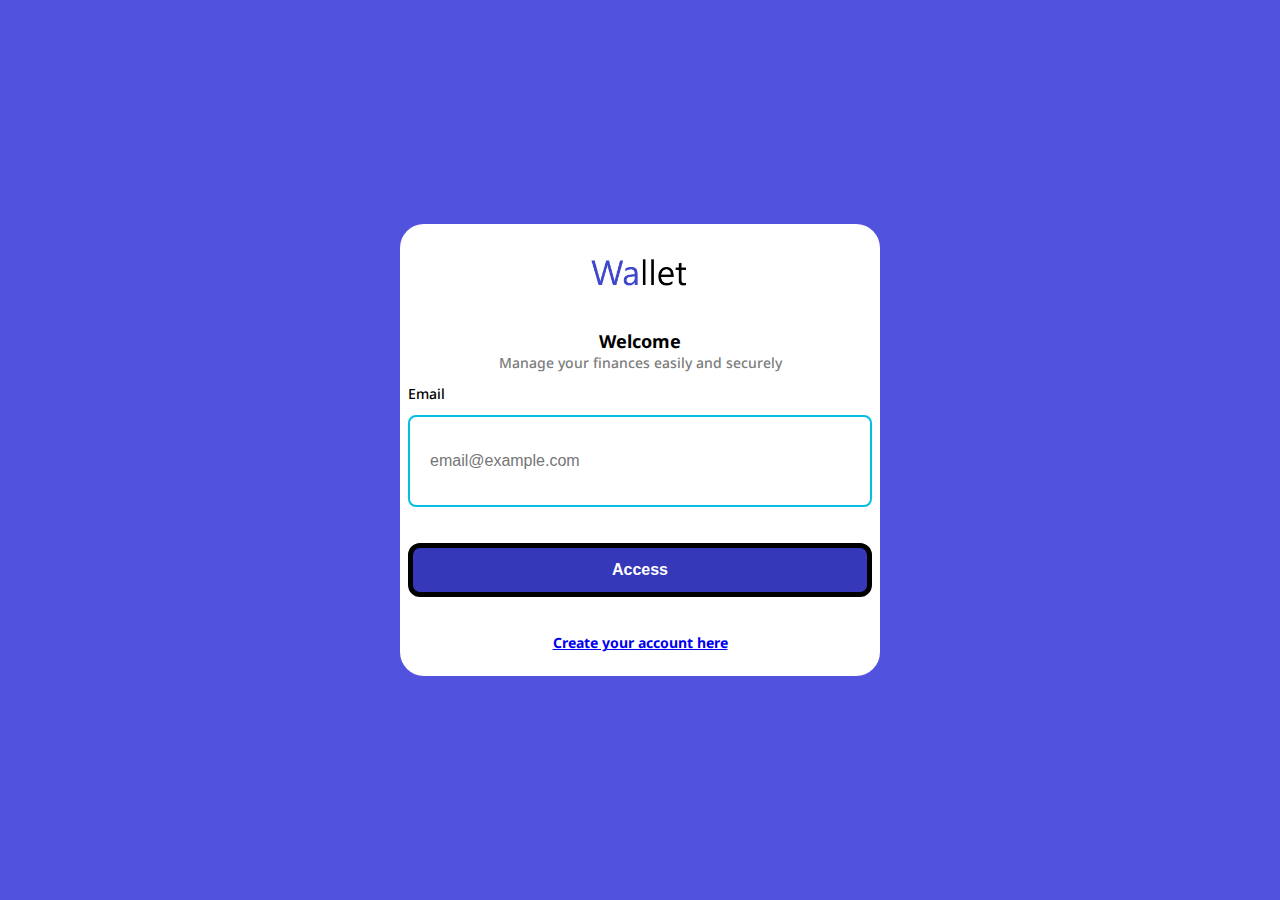
<file: index.html>
<!DOCTYPE html>
<html lang="en">
  <head>
    <meta charset="UTF-8" />
    <meta name="viewport" content="width=device-width, initial-scale=1.0" />
    <title>Wallet Login</title>
    <link rel="stylesheet" href="styles.css" />
    <script src="index.js" defer></script>
  </head>
  <body>
    <div class="auth-container">
      <div class="auth-content">
        <div class="auth-container-content">
          <img class="logo" src="src/img/wallet.png" alt="Wallet Logo" />
          <h3 class="mt-larger">Welcome</h3>
          <p>Manage your finances easily and securely</p>
          <label class="mt-small" for="input-email">Email</label>
          <input
            class="mt-small"
            id="input-email"
            placeholder="email@example.com"
            type="email"
            name="email"
            required
          />
          <button onclick="onclicklogin()" class="full-width mt-larger">
            Access
          </button>
          <a class="mt-larger" href="src/pages/register/index.html"
            >Create your account here</a
          >
        </div>
      </div>
    </div>
  </body>
</html>
</file>
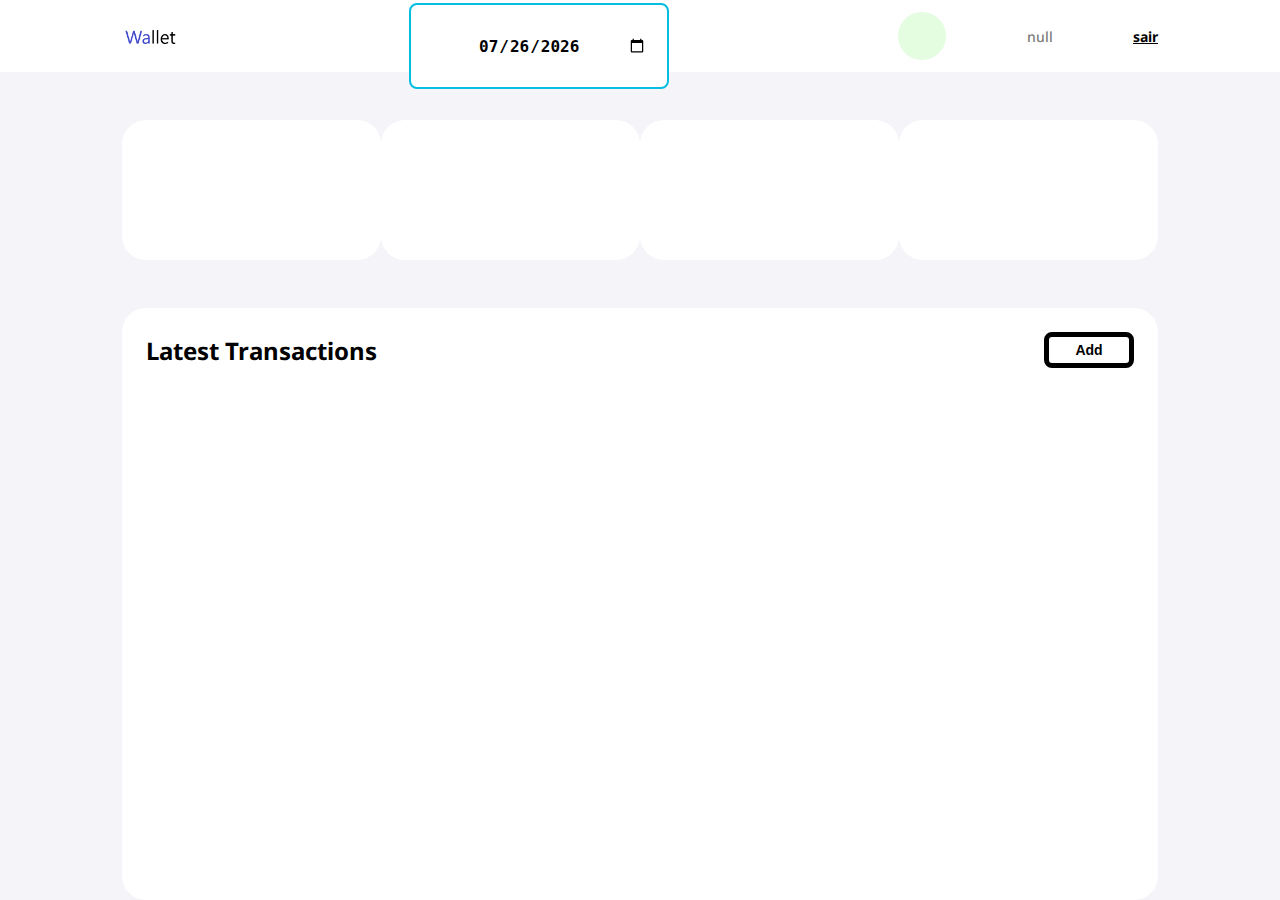
<file: src/pages/home/index.html>
<!DOCTYPE html>
<html>
  <head>
    <title>Wallet App Home</title>
    <link rel="stylesheet" href="../../../styles.css" />
    <link rel="stylesheet" href="styles.css" />
    <script src="index.js"></script>
  </head>
  <body>
    <div class="home-content-container">
      <div class="navbar">
        <img
          src="../../img/wallet.png"
          class="logo-navbar"
          alt="Wallet App Logo"
        />
        <div class="navbar-calendar-container">
          <input class="input-calendar" id="selected-date" type="date" />
        </div>
        <div id="navbar-user-container" class="navbar-user-container">
          <div id="navbar-user-avatar" class="navbar-user-avatar"></div>
        </div>
      </div>
      <div class="finance-card-container">
        <div id="finance-card-1" class="finance-card"></div>
        <div id="finance-card-2" class="finance-card"></div>
        <div id="finance-card-3" class="finance-card"></div>
        <div id="finance-card-4" class="finance-card"></div>
      </div>
      <div class="table-container">
        <div class="table-content-container">
          <div class="table-content-header">
            <h2>Latest Transactions</h2>
            <button onclick="onOpenModal()" class="small">Add</button>
          </div>
          <table id="finances-table"></table>
        </div>
      </div>
    </div>
    <div id="modal" class="modal-background">
      <div class="modal-content">
        <div class="modal-content-header">
          <h3>Add Transaction</h3>
          <button onclick="onCloseModal()" class="small">Close</button>
        </div>
        <form id="form-finance-release" class="mt">
          <label class="mt" for="input-title">Title:</label>
          <input
            class="mt smaller"
            type="text"
            id="input-title"
            name="input-title"
            placeholder="E.g.: Electricity Bill"
            required
          />
          <label class="mt" for="input-value">Amount</label>
          <input
            class="mt smaller"
            type="number"
            step="any"
            id="input-value"
            name="input-value"
            placeholder="$ 0.00 (Use negative values for an expense)"
            required
          />
          <label class="mt" for="input-date">Date</label>
          <input
            class="mt smaller"
            type="date"
            id="input-date"
            name="input-date"
            placeholder="MM/DD/YYYY"
            required
          />
          <label class="mt" for="input-category">Category</label>
          <select
            class="mt smaller"
            id="input-category"
            name="input-category"
            required
          ></select>
          <button type="submit" class="mt full-width">Add</button>
        </form>
      </div>
    </div>
  </body>
</html>
</file>
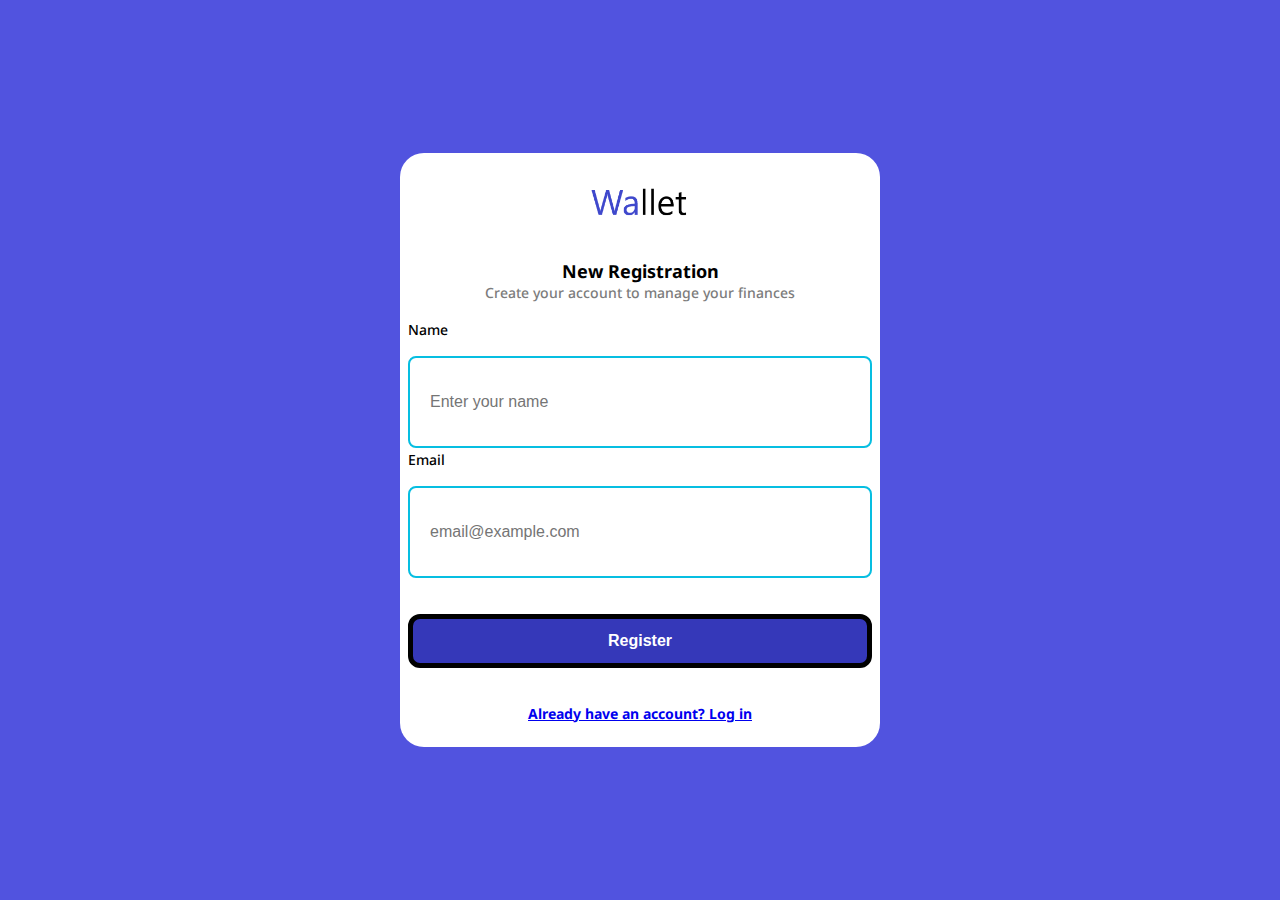
<file: src/pages/register/index.html>
<!DOCTYPE html>
<html lang="en">
  <head>
    <meta charset="UTF-8" />
    <meta name="viewport" content="width=device-width, initial-scale=1.0" />
    <title>Wallet Registration</title>
    <link rel="stylesheet" href="../../../styles.css" />
    <script src="index.js"></script>
  </head>
  <body>
    <div class="auth-container">
      <div class="auth-content">
        <div class="auth-container-content">
          <img
            class="logo"
            src="../../../src/img/wallet.png"
            alt="Wallet Logo"
          />
          <h3 class="mt-larger">New Registration</h3>
          <p>Create your account to manage your finances</p>
          <form class="mt-middle" id="form-register">
            <label class="mt-middle" for="input-name">Name</label>
            <input
              class="mt-middle"
              id="input-name"
              placeholder="Enter your name"
              type="text"
              name="name"
              required
            />
            <label class="mt-middle" for="input-email">Email</label>
            <input
              class="mt-middle"
              id="input-email"
              placeholder="email@example.com"
              type="email"
              name="email"
              required
            />
            <button type="submit" class="full-width mt-larger">Register</button>
          </form>
          <a class="mt-larger" href="../../../index.html"
            >Already have an account? Log in</a
          >
        </div>
      </div>
    </div>
  </body>
</html>
</file>
<file: styles.css>
@import url("https://fonts.googleapis.com/css2?family=Noto+Sans:ital,wght@0,100..900;1,100..900&display=swap");

body {
  padding: 0px;
  margin: 0px;
  font-family: "noto sans", sans-serif;
  color: black;
}

h1 {
  font-size: 40px;
  font-weight: bolder;
  margin: 0px;
  padding: 0px;
}

h2 {
  font-size: 24px;
  font-weight: bold;
  margin: 0px;
  padding: 0px;
}

h3 {
  font-size: 18px;
  font-weight: bold;
  margin: 0px;
  padding: 0px;
}

h4 {
  font-size: 16px;
  color: #7c7c7c;
  font-weight: 700px;
  margin: 0px;
  padding: 0px;
}

p {
  font-size: 14px;
  color: #7c7c7c;
  font-weight: 500;
  margin: 0px;
  padding: 0px;
}

label {
  width: 100%;
  font-size: 14px;
  font-weight: 500;
}

a {
  font-size: 14px;
  font-weight: 700;
  text-decoration: underline;
  cursor: pointer;
}

button {
  background-color: rgb(53, 56, 185);
  height: 54px;
  width: 432px;
  border-radius: 12px;
  color: white;
  font-weight: bold;
  font-size: 16px;
  cursor: pointer;
  border-width: 5px;
  border-style: solid;
}

button.small {
  background-color: white;
  color: black;
  font-size: 14px;
  border-radius: 8px;
  width: 90px;
  height: 36px;
}

input {
  background-color: white;
  width: 420px;
  height: 48px;
  border-color: #06bee1;
  border-radius: 8px;
  color: black;
  border-style: solid;
  font-size: 16px;
  padding: 20px;
  margin-top: 20px;
}

.full-width {
  width: 100%;
}

.text-center {
  text-align: center;
}

.text-left {
  text-align: left;
}

.mt-smaller {
  margin-top: 8px;
}

.mt-small {
  margin-top: 12px;
}

.mt-middle {
  margin-top: 16px;
}

.mt-large {
  margin-top: 24px;
}
.mt-larger {
  margin-top: 36px;
}
.mt-middle {
  margin-top: 16px;
}

.auth-container {
  width: 432px;
}

.logo {
  width: 110px;
  height: auto;
}

.auth-container {
  background-color: rgb(81, 83, 223);
  width: 100vw;
  height: 100vh;
  display: flex;
  align-items: center;
  justify-content: center;
}

.auth-content {
  display: flex;
  width: 480px;
  height: auto;
  align-items: center;
  justify-content: center;
  min-height: 440px;
  border-radius: 24px;
  background-color: white;
}
.auth-container-content {
  display: flex;
  flex-direction: column;
  align-items: center;
  justify-content: center;
  width: 100%;
  padding: 24px;
}
</file>
<file: src/pages/home/styles.css>
.home-content-container {
  display: flex;
  flex-direction: column;
  align-items: flex-start;
  justify-content: flex-start;
  width: 100vw;
  height: auto;
  min-height: 100vh;
  background-color: #f4f4f9;
}

.navbar {
  display: flex;
  flex-direction: row;
  align-items: center;
  justify-content: space-between;
  height: 72px;
  width: 100vw;
  background-color: #ffffff;
  padding: 24px 122px;
  box-sizing: border-box;
}

.logo-navbar {
  height: 24px;
  width: auto;
}

.navbar-calendar-container {
  display: flex;
  flex-direction: row;
  align-items: center;
  width: 260px;
}

.navbar-user-container {
  display: flex;
  flex-direction: row;
  align-items: center;
  justify-content: space-between;
  width: 260px;
  height: 100%;
}

.navbar-user-avatar {
  display: flex;
  align-items: center;
  justify-content: center;
  height: 48px;
  width: 48px;
  border-radius: 24px;
  background-color: #e4fde1;
}

.finance-card-container {
  display: flex;
  width: 100%;
  flex-direction: row;
  align-items: center;
  justify-content: space-between;
  padding: 48px 122px;
  box-sizing: border-box;
}

.finance-card {
  display: flex;
  flex-direction: column;
  align-items: center;
  justify-content: center;
  width: 280px;
  height: 140px;
  border-radius: 24px;
  background-color: #ffffff;
}

.table-container {
  display: flex;
  width: 100%;
  flex-direction: column;
  align-items: flex-start;
  justify-content: flex-start;
  padding: 0px 122px;
  box-sizing: border-box;
}

.table-content-container {
  display: flex;
  width: 100%;
  flex-direction: column;
  align-items: flex-start;
  justify-content: flex-start;
  background-color: #ffffff;
  border-radius: 24px;
  height: 592px;
  padding: 24px;
  box-sizing: border-box;
}

.table-content-header {
  display: flex;
  width: 100%;
  flex-direction: row;
  align-items: center;
  justify-content: space-between;
  padding-bottom: 24px;
  box-sizing: border-box;
}

table {
  width: 100%;
}

th {
  text-align: left;
  color: #7c7c7c;
}

tr {
  height: 32px;
}

th.right {
  text-align: right;
}

th.center {
  text-align: center;
}

td {
  color: #7c7c7c;
}

td.right {
  text-align: right;
}

td.center {
  text-align: center;
}

.modal-background {
  display: none;
  flex-direction: column;
  align-items: flex-end;
  position: fixed;
  top: 0;
  left: 0;
  bottom: 0;
  right: 0;
  width: 100vw;
  height: 100vh;
  background-color: rgba(1, 4, 0, 0.2);
}

.modal-content {
  height: 100%;
  width: 480px;
  background-color: #f4f4f9;
  padding: 24px;
  box-sizing: border-box;
}

.modal-content-header {
  display: flex;
  flex-direction: row;
  justify-content: space-between;
  align-items: center;
  width: 100%;
}

.input-calendar {
  width: 100%;
  height: 42px;
  text-align: center;
  font-weight: 600;
  font-size: 16px;
}
</file>
